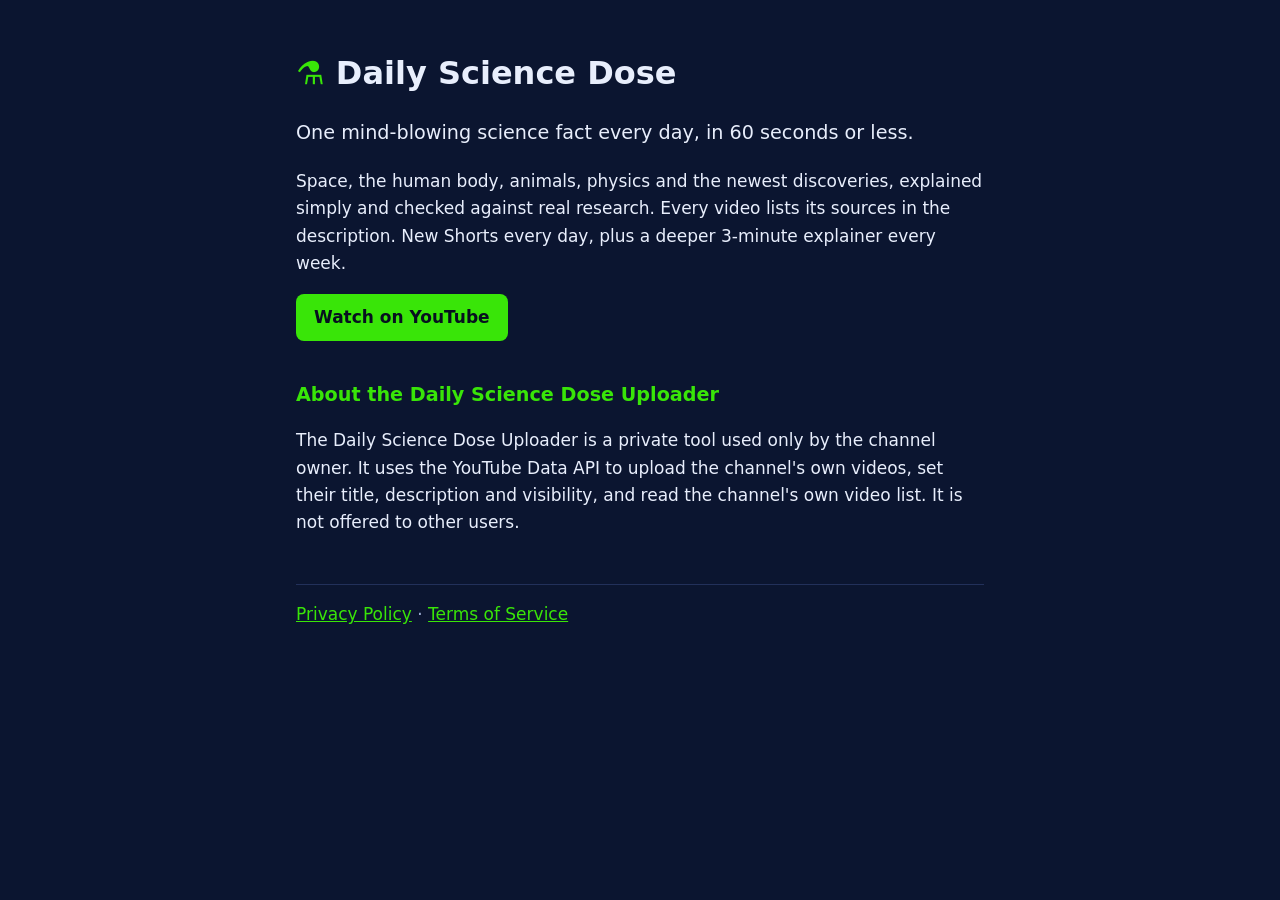
<file: index.html>
<!doctype html>
<html lang="en">
<head>
<meta charset="utf-8">
<meta name="viewport" content="width=device-width, initial-scale=1">
<title>Daily Science Dose</title>
<meta name="description" content="Daily Science Dose: one mind-blowing science fact every day, in 60 seconds or less.">
<link rel="stylesheet" href="style.css">
</head>
<body>
<main>
  <h1><span class="flask">⚗</span> Daily Science Dose</h1>
  <p class="lead">One mind-blowing science fact every day, in 60 seconds or less.</p>
  <p>Space, the human body, animals, physics and the newest discoveries, explained simply and checked against real research.
     Every video lists its sources in the description. New Shorts every day, plus a deeper 3-minute explainer every week.</p>
  <p><a class="btn" href="https://www.youtube.com/@DailySciencePulse">Watch on YouTube</a></p>

  <h2>About the Daily Science Dose Uploader</h2>
  <p>The Daily Science Dose Uploader is a private tool used only by the channel owner. It uses the YouTube Data API to upload
     the channel's own videos, set their title, description and visibility, and read the channel's own video list.
     It is not offered to other users.</p>

  <footer>
    <a href="privacy.html">Privacy Policy</a> · <a href="terms.html">Terms of Service</a>
  </footer>
</main>
</body>
</html>
</file>
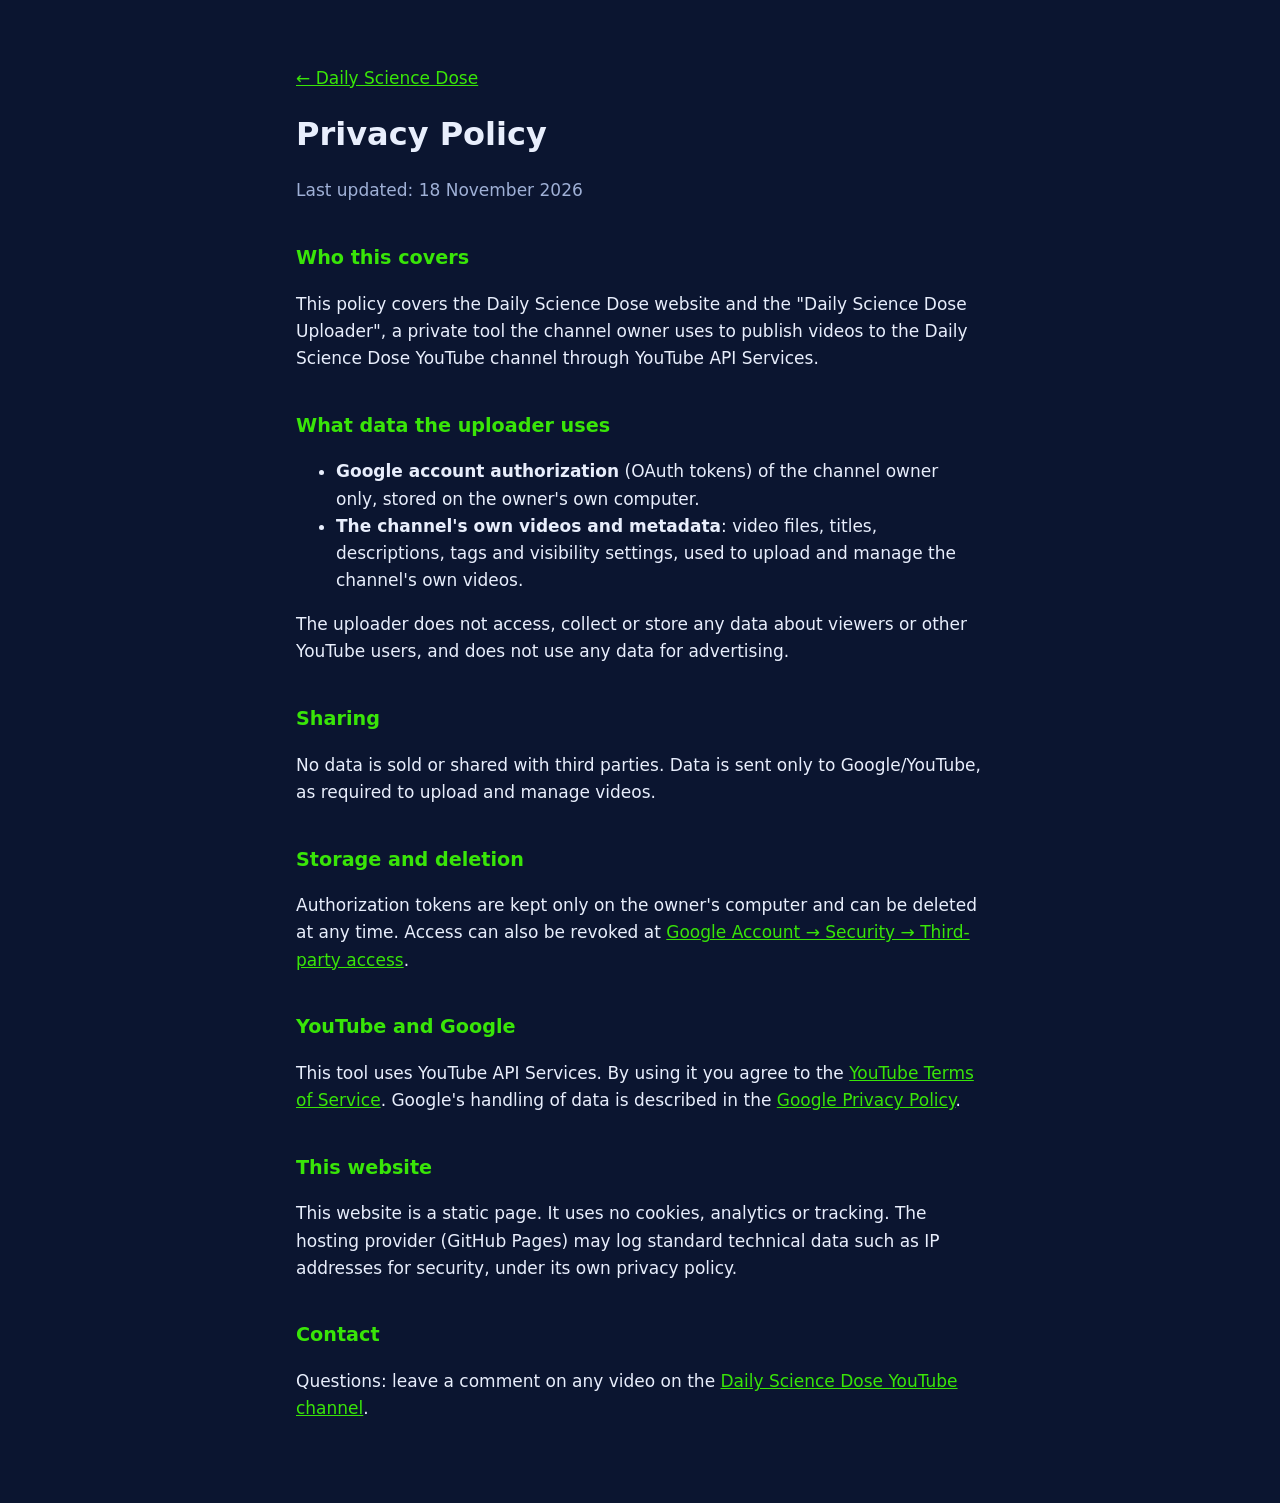
<file: privacy.html>
<!doctype html>
<html lang="en">
<head>
<meta charset="utf-8">
<meta name="viewport" content="width=device-width, initial-scale=1">
<title>Privacy Policy – Daily Science Dose</title>
<link rel="stylesheet" href="style.css">
</head>
<body>
<main>
  <p><a href="index.html">← Daily Science Dose</a></p>
  <h1>Privacy Policy</h1>
  <p class="muted">Last updated: 18 November 2026</p>

  <h2>Who this covers</h2>
  <p>This policy covers the Daily Science Dose website and the "Daily Science Dose Uploader", a private tool the channel owner
     uses to publish videos to the Daily Science Dose YouTube channel through YouTube API Services.</p>

  <h2>What data the uploader uses</h2>
  <ul>
    <li><strong>Google account authorization</strong> (OAuth tokens) of the channel owner only, stored on the owner's own computer.</li>
    <li><strong>The channel's own videos and metadata</strong>: video files, titles, descriptions, tags and visibility settings,
        used to upload and manage the channel's own videos.</li>
  </ul>
  <p>The uploader does not access, collect or store any data about viewers or other YouTube users, and does not use
     any data for advertising.</p>

  <h2>Sharing</h2>
  <p>No data is sold or shared with third parties. Data is sent only to Google/YouTube, as required to upload and manage videos.</p>

  <h2>Storage and deletion</h2>
  <p>Authorization tokens are kept only on the owner's computer and can be deleted at any time. Access can also be revoked at
     <a href="https://myaccount.google.com/permissions">Google Account → Security → Third-party access</a>.</p>

  <h2>YouTube and Google</h2>
  <p>This tool uses YouTube API Services. By using it you agree to the
     <a href="https://www.youtube.com/t/terms">YouTube Terms of Service</a>. Google's handling of data is described in the
     <a href="https://policies.google.com/privacy">Google Privacy Policy</a>.</p>

  <h2>This website</h2>
  <p>This website is a static page. It uses no cookies, analytics or tracking. The hosting provider (GitHub Pages) may log
     standard technical data such as IP addresses for security, under its own privacy policy.</p>

  <h2>Contact</h2>
  <p>Questions: leave a comment on any video on the <a href="https://www.youtube.com/@DailySciencePulse">Daily Science Dose YouTube channel</a>.</p>
</main>
</body>
</html>
</file>
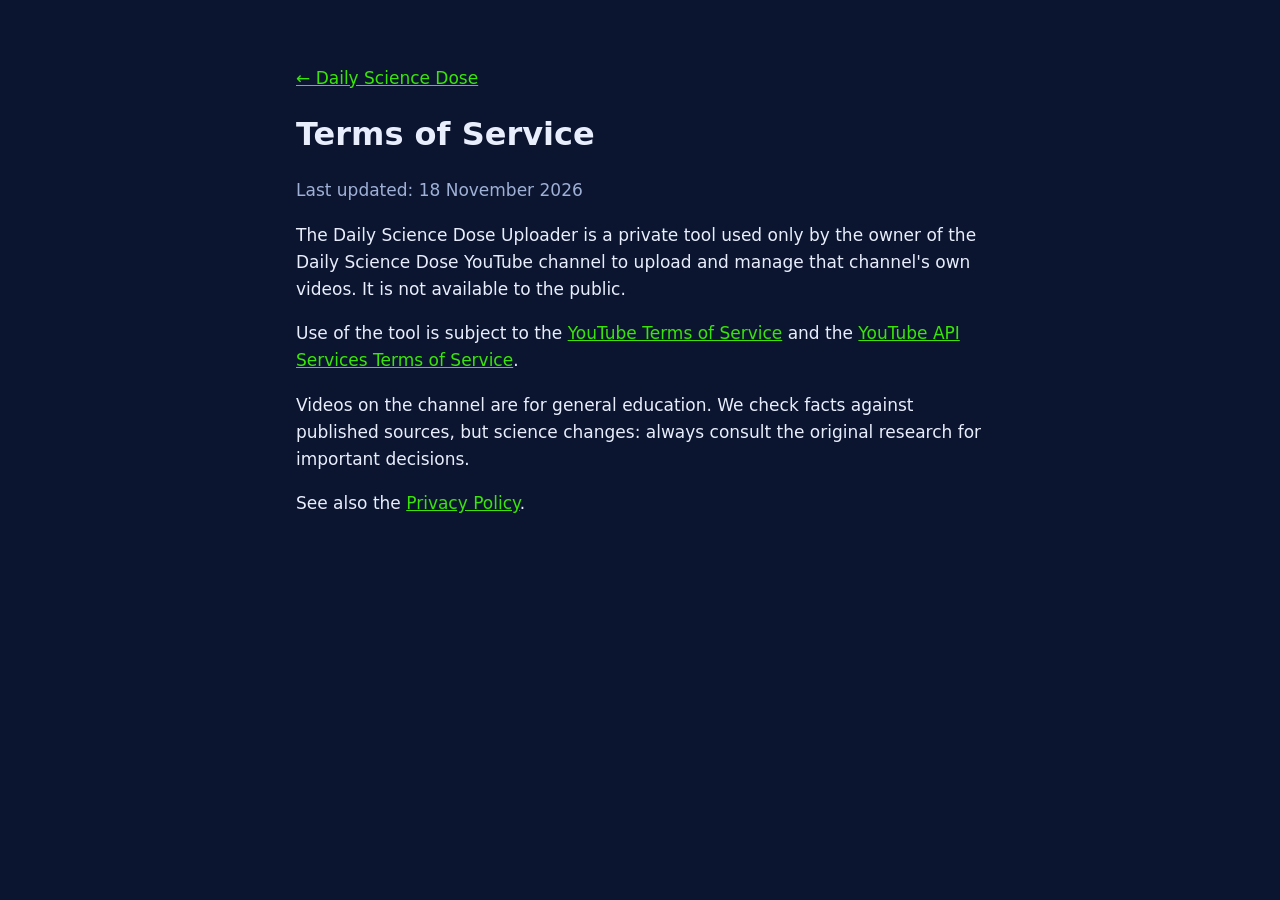
<file: terms.html>
<!doctype html>
<html lang="en">
<head>
<meta charset="utf-8">
<meta name="viewport" content="width=device-width, initial-scale=1">
<title>Terms of Service – Daily Science Dose</title>
<link rel="stylesheet" href="style.css">
</head>
<body>
<main>
  <p><a href="index.html">← Daily Science Dose</a></p>
  <h1>Terms of Service</h1>
  <p class="muted">Last updated: 18 November 2026</p>
  <p>The Daily Science Dose Uploader is a private tool used only by the owner of the Daily Science Dose YouTube channel to
     upload and manage that channel's own videos. It is not available to the public.</p>
  <p>Use of the tool is subject to the <a href="https://www.youtube.com/t/terms">YouTube Terms of Service</a> and the
     <a href="https://developers.google.com/youtube/terms/api-services-terms-of-service">YouTube API Services Terms of Service</a>.</p>
  <p>Videos on the channel are for general education. We check facts against published sources, but science changes:
     always consult the original research for important decisions.</p>
  <p>See also the <a href="privacy.html">Privacy Policy</a>.</p>
</main>
</body>
</html>
</file>
<file: style.css>
:root { --bg: #0b1530; --text: #e8eefc; --muted: #9fb0d6; --accent: #39e508; }
* { box-sizing: border-box; }
body { margin: 0; background: var(--bg); color: var(--text); font: 17px/1.6 system-ui, -apple-system, "Segoe UI", Roboto, sans-serif; }
main { max-width: 720px; margin: 0 auto; padding: 48px 16px 64px; }
h1 { font-size: 2rem; margin: 0 0 8px; }
h2 { font-size: 1.2rem; margin-top: 2em; color: var(--accent); }
.lead { font-size: 1.2rem; }
.muted { color: var(--muted); }
.flask { color: var(--accent); }
a { color: var(--accent); }
.btn { display: inline-block; background: var(--accent); color: #07101f; font-weight: 700; padding: 10px 18px;
       border-radius: 8px; text-decoration: none; }
footer { margin-top: 48px; padding-top: 16px; border-top: 1px solid #22305a; color: var(--muted); }
</file>
